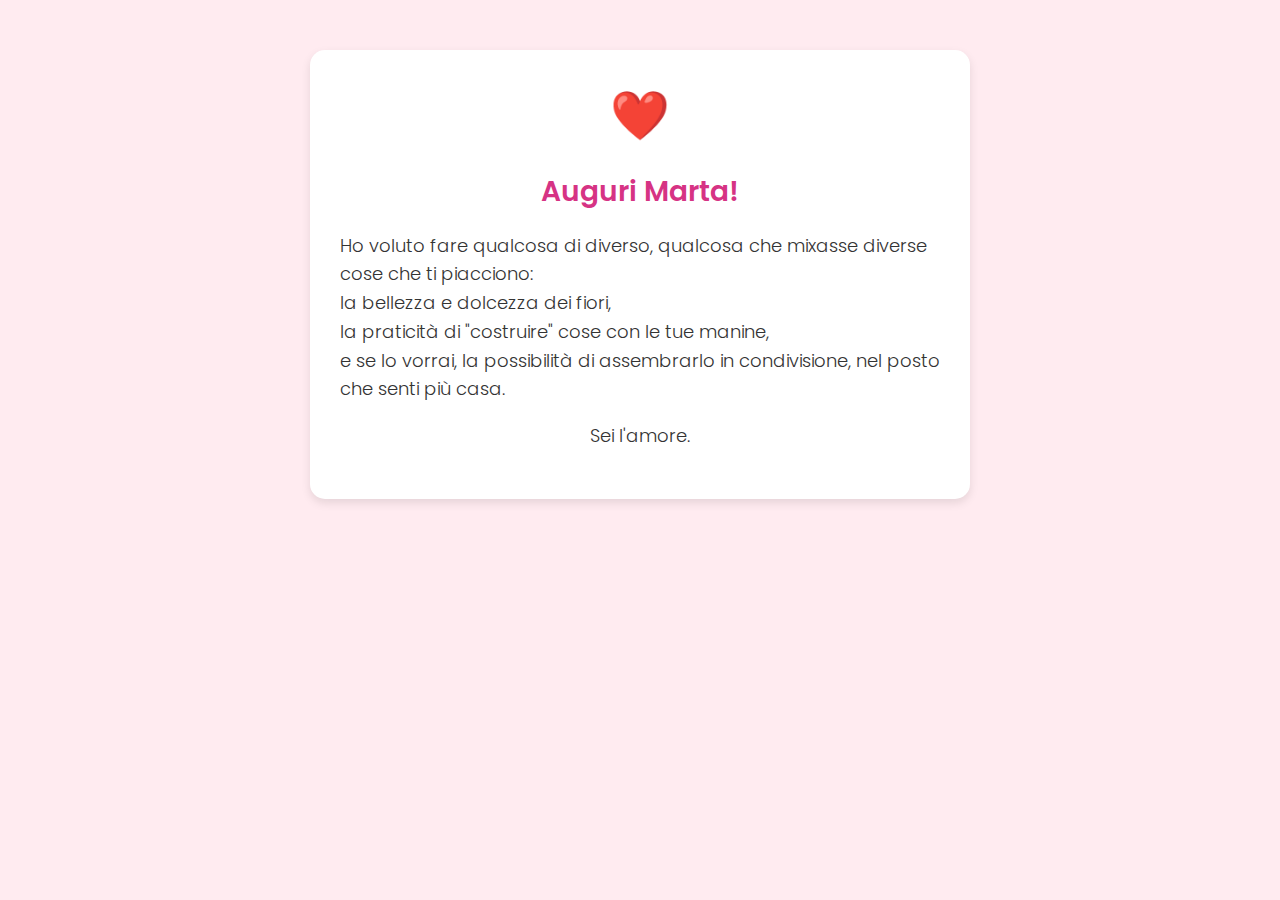
<file: f47ac10b-58cc-4372-a567-0e02b2c3d479/index.html>
<!DOCTYPE html>
<html lang="it">

<head>
    <meta charset="UTF-8">
    <meta name="viewport" content="width=device-width, initial-scale=1.0">
    <title>Per Te, Amore Mio ❤️</title>
    <style>
        @import url('https://fonts.googleapis.com/css2?family=Poppins:wght@300;400;600&display=swap');

        body {
            font-family: 'Poppins', sans-serif;
            background-color: #ffebf0;
            text-align: center;
            padding: 50px;
            margin: 0;
        }

        .container {
            max-width: 600px;
            margin: auto;
            background: white;
            padding: 30px;
            border-radius: 15px;
            box-shadow: 0px 4px 10px rgba(0, 0, 0, 0.1);
        }

        h1 {
            color: #d63384;
            font-size: 28px;
            font-weight: 600;
        }

        p {
            font-size: 18px;
            color: #333;
            line-height: 1.6;
            font-weight: 300;
        }

        .heart {
            font-size: 48px;
            color: #d63384;
        }
    </style>
</head>

<body>
    <div class="container">
        <div class="heart">❤️</div>
        <h1>Auguri Marta!</h1>
        <div style=text-align:left>
            <p>Ho voluto fare qualcosa di diverso, qualcosa che mixasse diverse cose che ti piacciono: <br>
            la bellezza e dolcezza dei fiori, <br>
            la praticità di "costruire" cose con le tue manine, <br>
            e se lo vorrai, la possibilità di assembrarlo in condivisione, nel posto che senti più casa.
        </div>
        <p>Sei l'amore.</p>
    </div>
</body>

</html>
</file>
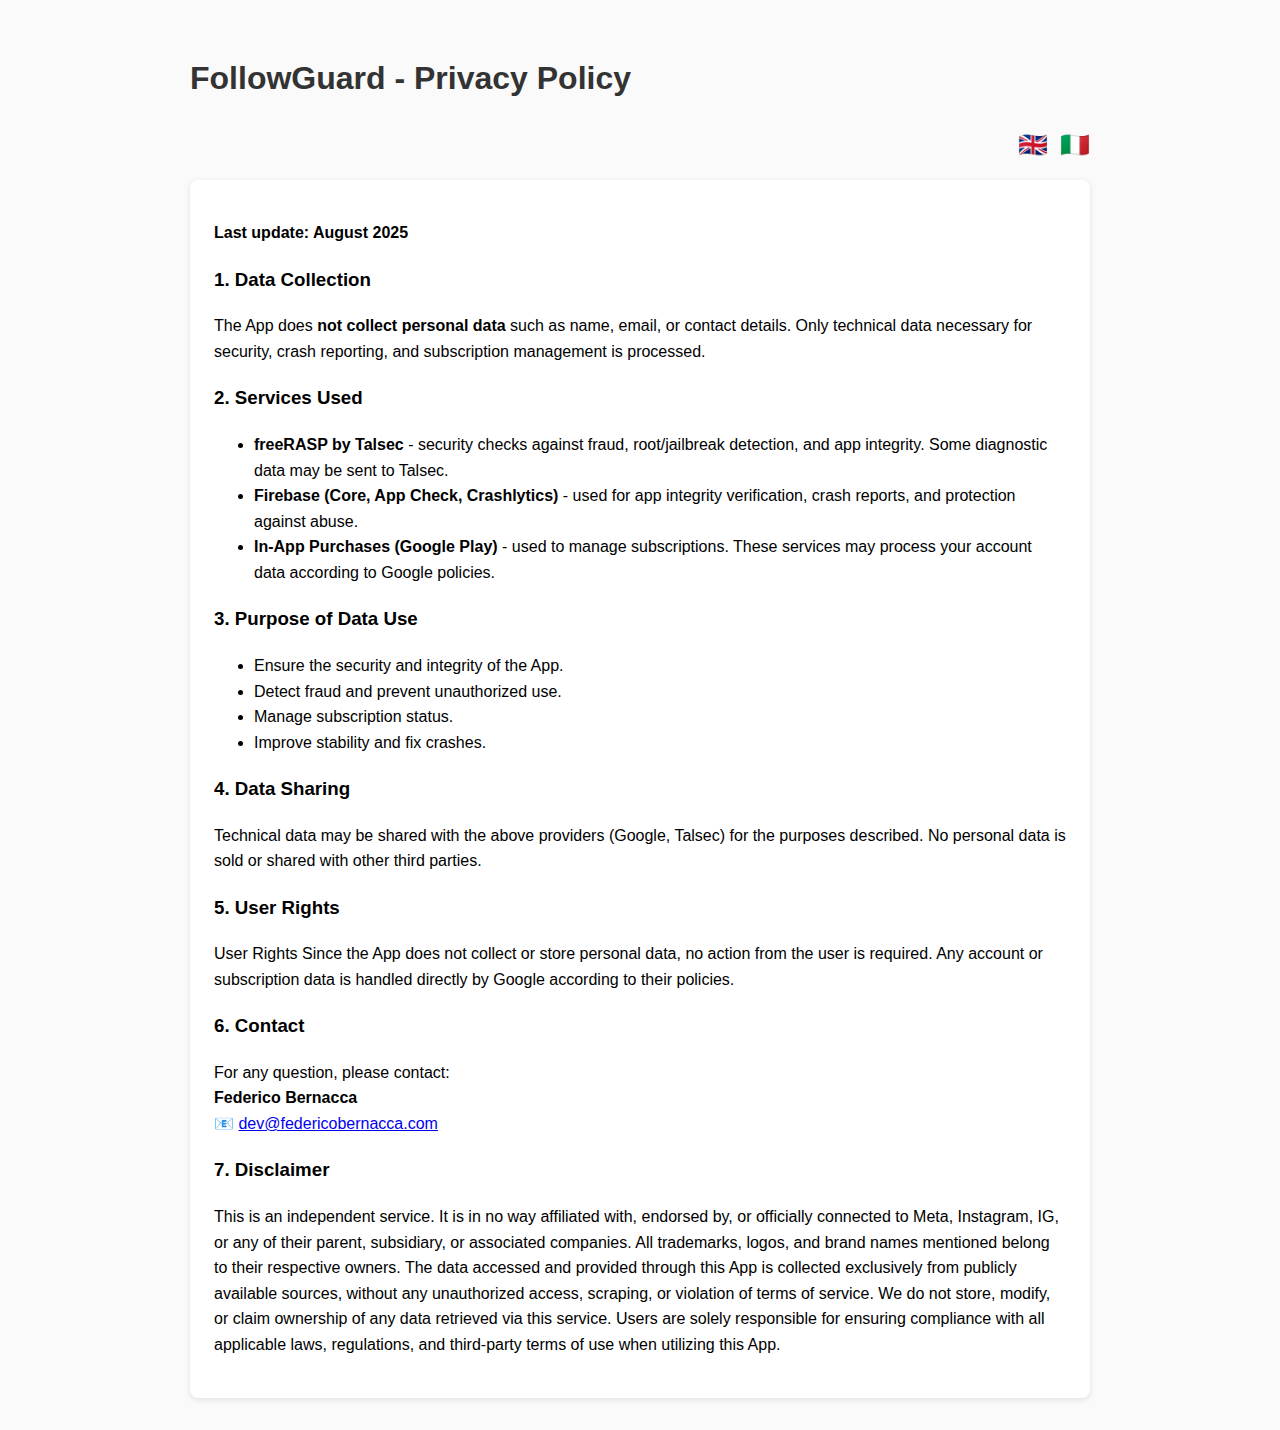
<file: follow-guard/privacy/index.html>
<!DOCTYPE html>
<html lang="en">

<head>
    <meta charset="UTF-8">
    <title>FollowGuard - Privacy Policy</title>
    <meta name="viewport" content="width=device-width, initial-scale=1">
    <style>
        body {
            font-family: Arial, sans-serif;
            max-width: 900px;
            margin: 0 auto;
            padding: 2rem;
            line-height: 1.6;
            background: #fafafa;
        }

        h1,
        h2 {
            color: #333;
        }

        .lang-switch {
            text-align: right;
            margin-bottom: 1rem;
        }

        .flag {
            cursor: pointer;
            font-size: 1.5rem;
            margin-left: 0.5rem;
        }

        .content {
            display: none;
            background: white;
            padding: 1.5rem;
            border-radius: 8px;
            box-shadow: 0 2px 6px rgba(0, 0, 0, 0.1);
        }

        .content.active {
            display: block;
        }
    </style>
</head>

<body>
    <h1>FollowGuard - Privacy Policy</h1>

    <div class="lang-switch">
        <span class="flag" data-lang="en">🇬🇧</span>
        <span class="flag" data-lang="it">🇮🇹</span>
    </div>

    <!-- English -->
    <div id="en" class="content active">
        <p><strong>Last update: August 2025</strong></p>

        <h3>1. Data Collection</h3>
        <p>The App does <strong>not collect personal data</strong> such as name, email, or contact details. Only
            technical data necessary for security, crash reporting, and subscription management is processed.</p>

        <h3>2. Services Used</h3>
        <ul>
            <li><strong>freeRASP by Talsec</strong> - security checks against fraud, root/jailbreak detection, and app
                integrity. Some diagnostic data may be sent to Talsec.</li>
            <li><strong>Firebase (Core, App Check, Crashlytics)</strong> - used for app integrity verification, crash
                reports, and protection against abuse.</li>
            <li><strong>In-App Purchases (Google Play)</strong> - used to manage subscriptions. These
                services may process your account data according to Google policies.</li>
        </ul>

        <h3>3. Purpose of Data Use</h3>
        <ul>
            <li>Ensure the security and integrity of the App.</li>
            <li>Detect fraud and prevent unauthorized use.</li>
            <li>Manage subscription status.</li>
            <li>Improve stability and fix crashes.</li>
        </ul>

        <h3>4. Data Sharing</h3>
        <p>Technical data may be shared with the above providers (Google, Talsec) for the purposes described. No
            personal data is sold or shared with other third parties.</p>

        <h3>5. User Rights</h3>
        <p>User Rights
            Since the App does not collect or store personal data, no action from the user is required. Any account or
            subscription data is handled directly by Google according to their policies.</p>

        <h3>6. Contact</h3>
        <p>For any question, please contact:<br>
            <strong>Federico Bernacca</strong><br>
            📧 <a href="mailto:dev@federicobernacca.com">dev@federicobernacca.com</a>
        </p>

        <h3>7. Disclaimer</h3>
        <p>This is an independent service. It is in no way affiliated with, endorsed by, or officially connected to
            Meta, Instagram, IG, or any of their parent, subsidiary, or associated companies. All trademarks, logos, and
            brand names mentioned belong to their respective owners. The data accessed and provided through this App is
            collected exclusively from publicly available sources, without any unauthorized access, scraping, or
            violation of terms of service. We do not store, modify, or claim ownership of any data retrieved via this
            service. Users are solely responsible for ensuring compliance with all applicable laws, regulations, and
            third-party terms of use when utilizing this App.
        </p>
    </div>

    <!-- Italiano -->
    <div id="it" class="content">
        <p><strong>Ultimo aggiornamento: Agosto 2025</strong></p>

        <h3>1. Raccolta dei dati</h3>
        <p>L’App <strong>non raccoglie dati personali</strong> come nome, email o recapiti. Vengono trattati
            esclusivamente dati tecnici necessari per la sicurezza, la gestione degli abbonamenti e la segnalazione di
            crash.</p>

        <h3>2. Servizi utilizzati</h3>
        <ul>
            <li><strong>freeRASP by Talsec</strong> - controlli di sicurezza contro frodi, rilevamento root/jailbreak e
                integrità dell’app. Alcuni dati diagnostici possono essere inviati a Talsec.</li>
            <li><strong>Firebase (Core, App Check, Crashlytics)</strong> - utilizzato per la verifica di integrità, i
                report di crash e la protezione da abusi.</li>
            <li><strong>Acquisti in-app (Google Play)</strong> - utilizzati per gestire gli abbonamenti.
                Questi servizi possono trattare i dati del tuo account in base alle policy di Google.</li>
        </ul>

        <h3>3. Finalità del trattamento</h3>
        <ul>
            <li>Garantire la sicurezza e l’integrità dell’App.</li>
            <li>Rilevare frodi e prevenire usi non autorizzati.</li>
            <li>Gestire lo stato degli abbonamenti.</li>
            <li>Migliorare la stabilità e correggere crash.</li>
        </ul>

        <h3>4. Condivisione dei dati</h3>
        <p>I dati tecnici possono essere condivisi con i fornitori sopra elencati (Google, Talsec) per le
            finalità indicate. Nessun dato personale viene venduto o condiviso con altre terze parti.</p>

        <h3>5. Diritti degli utenti</h3>
        <p>Poiché l’App non raccoglie né conserva dati personali, non è richiesta alcuna azione da parte dell’utente.
            Eventuali dati relativi all’account o agli abbonamenti sono gestiti direttamente da Google secondo
            le loro policy.</p>

        <h3>6. Contatti</h3>
        <p>Per qualsiasi richiesta puoi contattare:<br>
            <strong>Federico Bernacca</strong><br>
            📧 <a href="mailto:dev@federicobernacca.com">dev@federicobernacca.com</a>
        </p>

        <h3>7. Disclaimer</h3>
        <p>Questo è un servizio indipendente. Non è in alcun modo affiliato, autorizzato, sponsorizzato o ufficialmente
            collegato a Meta, Instagram, IG o ad alcuna delle loro società madri, controllate o affiliate. Tutti i
            marchi, loghi e nomi commerciali menzionati appartengono ai rispettivi proprietari.
            I dati accessibili e forniti tramite questa App sono raccolti esclusivamente da fonti pubblicamente
            disponibili, senza alcun accesso non autorizzato, scraping o violazione dei termini di servizio. Non
            archiviamo, modifichiamo o rivendichiamo la proprietà di alcun dato recuperato tramite questo servizio. Gli
            utenti sono gli unici responsabili di garantire la conformità a tutte le leggi, normative e termini di
            utilizzo di terze parti applicabili nell’utilizzo di questa App.
        </p>
    </div>

    <script>
        const flags = document.querySelectorAll('.flag');
        const contents = document.querySelectorAll('.content');

        flags.forEach(flag => {
            flag.addEventListener('click', () => {
                const lang = flag.dataset.lang;
                contents.forEach(c => c.classList.remove('active'));
                document.getElementById(lang).classList.add('active');
            });
        });
    </script>
</body>

</html>
</file>
